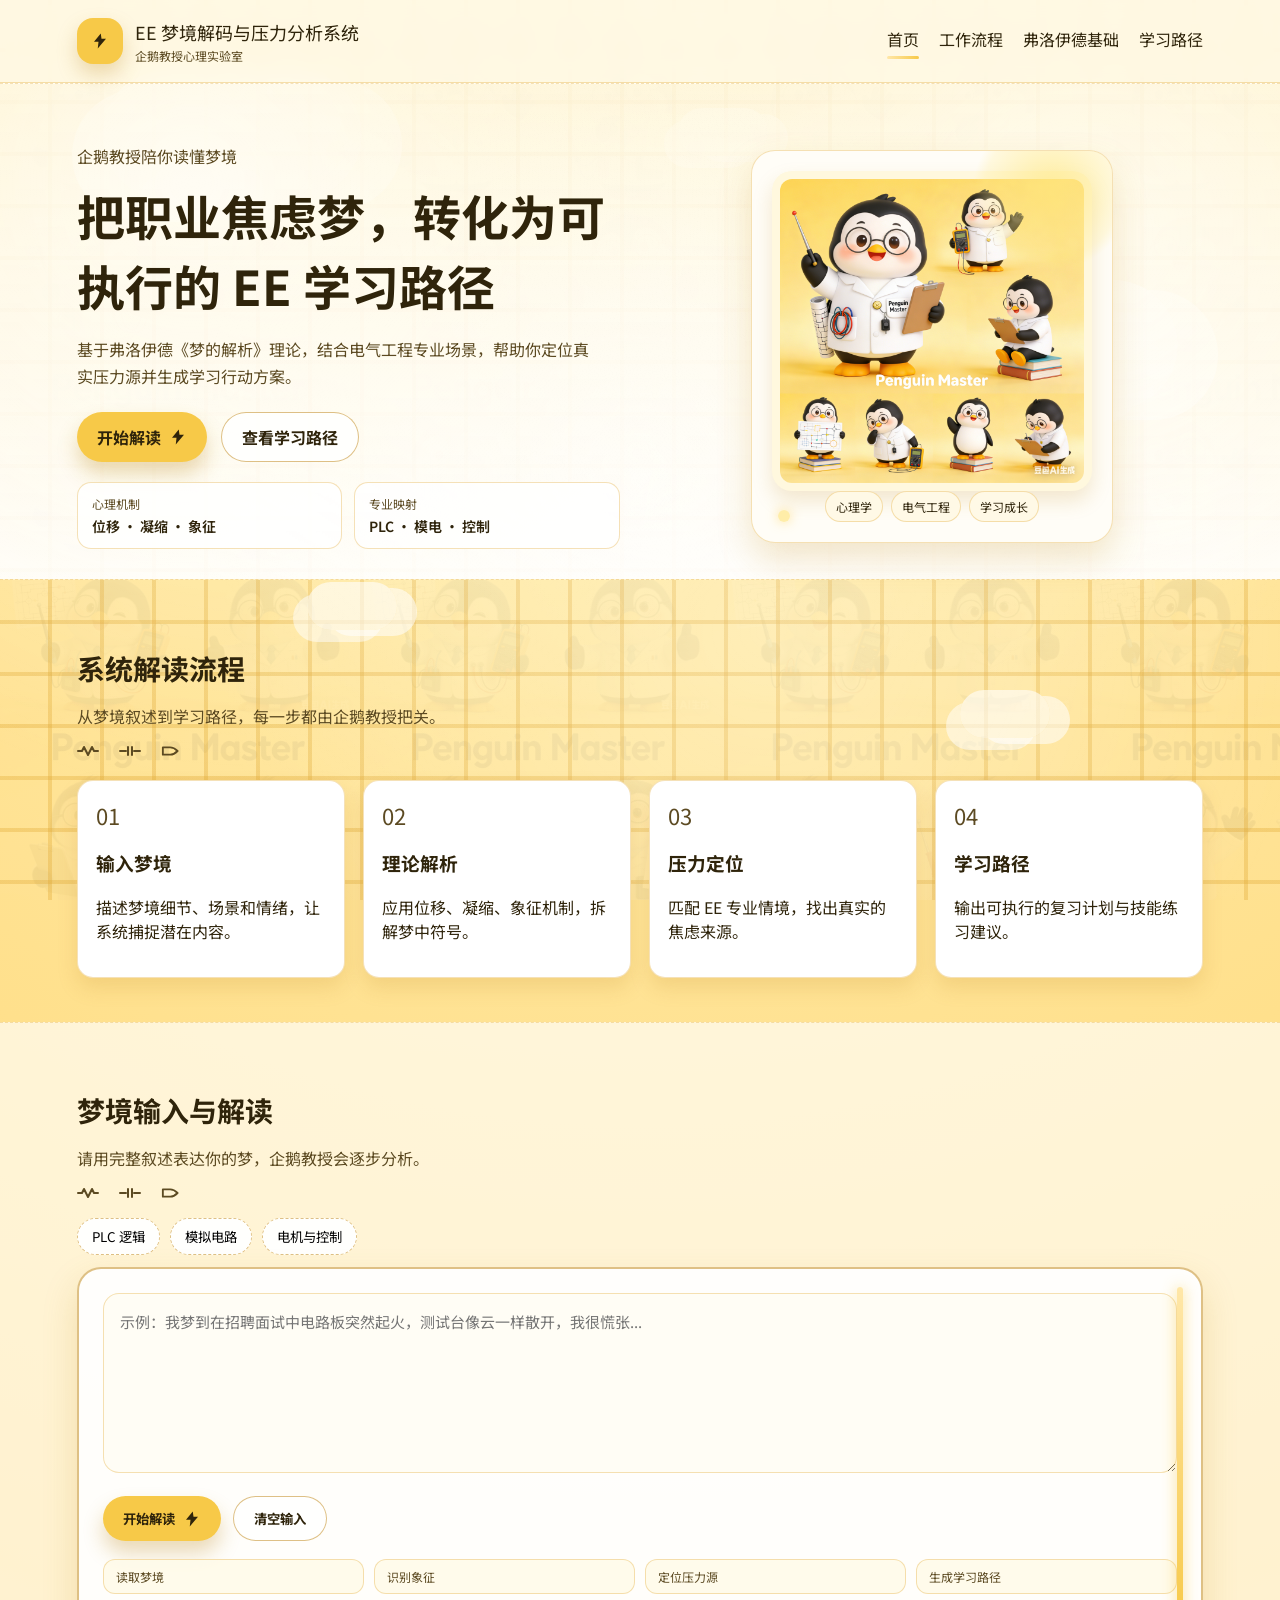
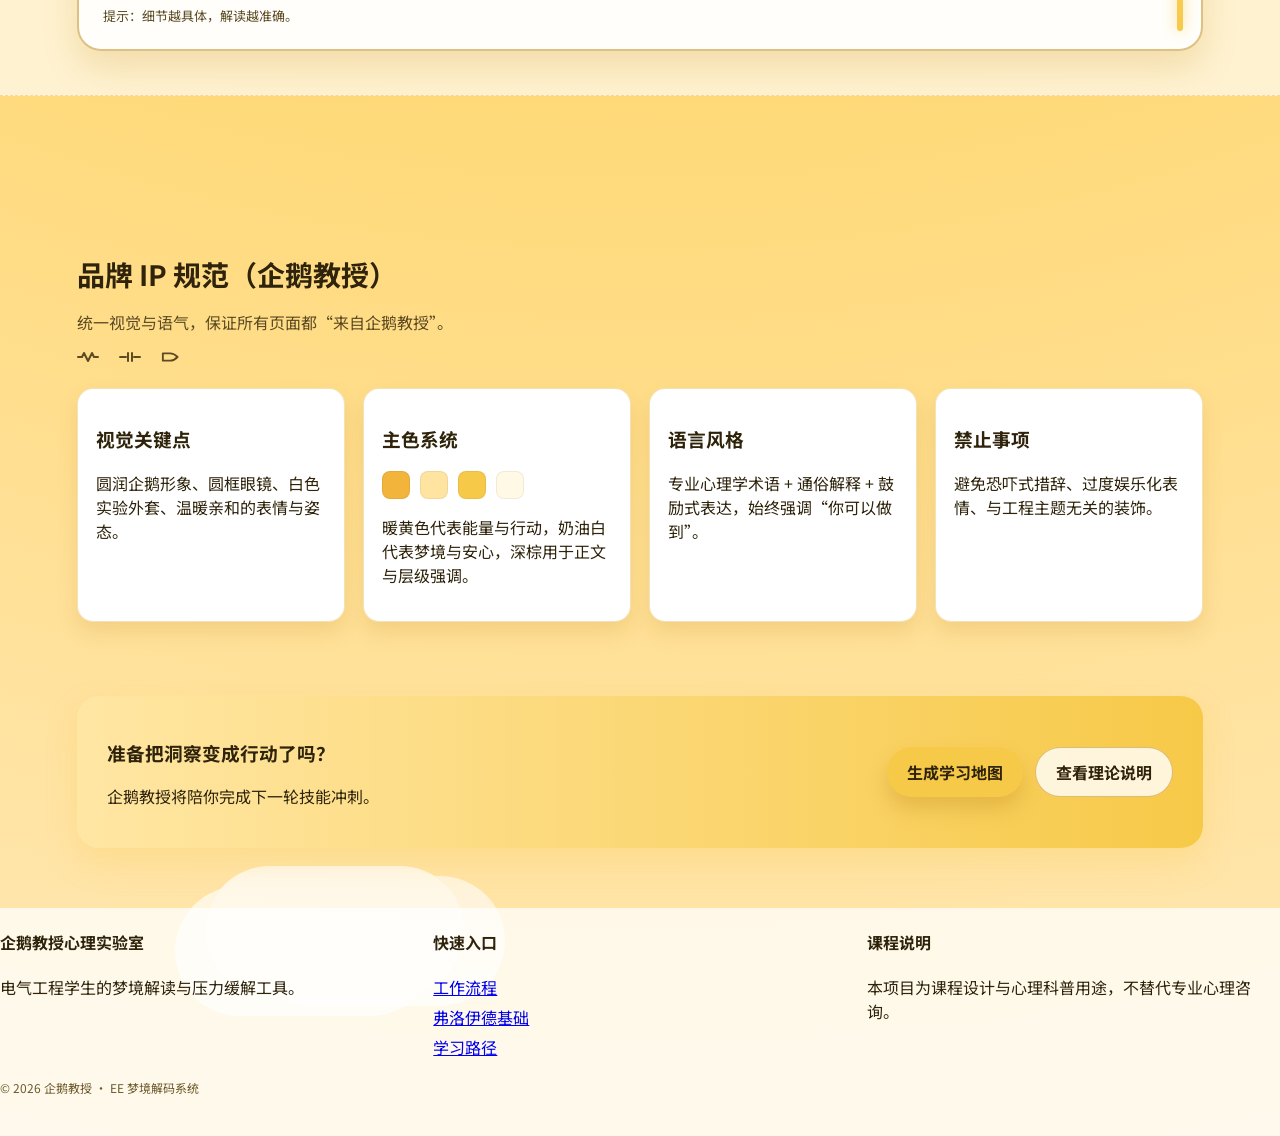
<file: 心理工具/index.html>
<!doctype html>
<html lang="zh-CN">
<head>
  <meta charset="utf-8" />
  <meta name="viewport" content="width=device-width, initial-scale=1" />
  <title>EE 梦境解码与压力分析系统</title>
  <link rel="preconnect" href="https://fonts.googleapis.com" />
  <link rel="preconnect" href="https://fonts.gstatic.com" crossorigin />
  <link href="https://fonts.googleapis.com/css2?family=Noto+Sans+SC:wght@400;500;700;900&display=swap" rel="stylesheet" />
  <link rel="stylesheet" href="styles.css" />
</head>
<body>
  <div class="bg-grid"></div>
  <div class="bg-cloud cloud-1"></div>
  <div class="bg-cloud cloud-2"></div>
  <div class="bg-cloud cloud-3"></div>
  <div class="cloud-particle p1"></div>
  <div class="cloud-particle p2"></div>
  <div class="cloud-particle p3"></div>
  <div class="cloud-particle p4"></div>
  <div class="cloud-particle p5"></div>

  <header class="site-header">
    <div class="logo">
      <div class="logo-mark" aria-hidden="true">
        <svg viewBox="0 0 24 24" class="icon" role="img">
          <path d="M13 2L4 13h6l-1 9 11-13h-6l-1-7z" />
        </svg>
      </div>
      <div class="logo-text">
        <div class="logo-title">EE 梦境解码与压力分析系统</div>
        <div class="logo-sub">企鹅教授心理实验室</div>
      </div>
    </div>
    <nav class="nav">
      <a class="active" href="index.html">首页</a>
      <a href="how.html">工作流程</a>
      <a href="freud.html">弗洛伊德基础</a>
      <a href="paths.html">学习路径</a>
    </nav>
  </header>

  <main class="page">
    <section class="hero dream-zone">
      <div class="hero-copy">
        <div class="eyebrow">企鹅教授陪你读懂梦境</div>
        <h1>把职业焦虑梦，转化为可执行的 EE 学习路径</h1>
        <p>
          基于弗洛伊德《梦的解析》理论，结合电气工程专业场景，帮助你定位真实压力源并生成学习行动方案。
        </p>
        <div class="hero-actions">
          <a class="cta primary" href="#input">
            开始解读
            <svg viewBox="0 0 24 24" class="icon" role="img">
              <path d="M13 2L4 13h6l-1 9 11-13h-6l-1-7z" />
            </svg>
          </a>
          <a class="cta ghost" href="paths.html">查看学习路径</a>
        </div>
        <div class="hero-stats">
          <div class="stat">
            <div class="stat-title">心理机制</div>
            <div class="stat-value">位移 · 凝缩 · 象征</div>
          </div>
          <div class="stat">
            <div class="stat-title">专业映射</div>
            <div class="stat-value">PLC · 模电 · 控制</div>
          </div>
        </div>
      </div>
      <div class="hero-visual">
        <div class="visual-card">
          <img class="penguin-illustration" src="assets/penguin-avatar.png" alt="企鹅教授头像" />
          <div class="visual-tags">
            <span class="tag">心理学</span>
            <span class="tag">电气工程</span>
            <span class="tag">学习成长</span>
          </div>
        </div>
      </div>
    </section>

    <section class="section flow" id="how">
      <div class="section-title">
        <h2>系统解读流程</h2>
        <p>从梦境叙述到学习路径，每一步都由企鹅教授把关。</p>
        <div class="symbol-row" aria-hidden="true">
          <svg viewBox="0 0 30 14">
            <path d="M1 7h4l2-4 4 8 4-8 2 4h4" stroke-linecap="round" stroke-linejoin="round" />
          </svg>
          <svg viewBox="0 0 30 14">
            <path d="M1 7h6M9 3v8M13 3v8M15 7h6" stroke-linecap="round" stroke-linejoin="round" />
          </svg>
          <svg viewBox="0 0 26 14" class="gate">
            <path d="M2 3h8c4 0 8 4 8 4s-4 4-8 4H2z" stroke-linecap="round" stroke-linejoin="round" />
          </svg>
        </div>
      </div>
      <div class="flow-grid">
        <div class="flow-card">
          <div class="flow-index">01</div>
          <h3>输入梦境</h3>
          <p>描述梦境细节、场景和情绪，让系统捕捉潜在内容。</p>
        </div>
        <div class="flow-card">
          <div class="flow-index">02</div>
          <h3>理论解析</h3>
          <p>应用位移、凝缩、象征机制，拆解梦中符号。</p>
        </div>
        <div class="flow-card">
          <div class="flow-index">03</div>
          <h3>压力定位</h3>
          <p>匹配 EE 专业情境，找出真实的焦虑来源。</p>
        </div>
        <div class="flow-card">
          <div class="flow-index">04</div>
          <h3>学习路径</h3>
          <p>输出可执行的复习计划与技能练习建议。</p>
        </div>
      </div>
    </section>

    <section class="section dream-input" id="input">
      <div class="section-title">
        <h2>梦境输入与解读</h2>
        <p>请用完整叙述表达你的梦，企鹅教授会逐步分析。</p>
        <div class="symbol-row" aria-hidden="true">
          <svg viewBox="0 0 30 14">
            <path d="M1 7h4l2-4 4 8 4-8 2 4h4" stroke-linecap="round" stroke-linejoin="round" />
          </svg>
          <svg viewBox="0 0 30 14">
            <path d="M1 7h6M9 3v8M13 3v8M15 7h6" stroke-linecap="round" stroke-linejoin="round" />
          </svg>
          <svg viewBox="0 0 26 14" class="gate">
            <path d="M2 3h8c4 0 8 4 8 4s-4 4-8 4H2z" stroke-linecap="round" stroke-linejoin="round" />
          </svg>
        </div>
      </div>
      <div class="chip-row">
        <button class="chip" data-role="chip" data-dream="我在答辩现场发现 PLC 梯形图逻辑失效，面板不断报警。">PLC 逻辑</button>
        <button class="chip" data-role="chip" data-dream="我在实验室调运放电路，输出一直饱和并发出尖锐噪音。">模拟电路</button>
        <button class="chip" data-role="chip" data-dream="我调试电机时转速失控，仪表指针疯狂摆动。">电机与控制</button>
      </div>
      <div class="dream-panel">
        <textarea class="dream-textarea" data-role="dream-input" placeholder="示例：我梦到在招聘面试中电路板突然起火，测试台像云一样散开，我很慌张..."></textarea>
        <div class="input-actions">
          <button class="cta primary" data-role="analyze">
            开始解读
            <svg viewBox="0 0 24 24" class="icon" role="img">
              <path d="M13 2L4 13h6l-1 9 11-13h-6l-1-7z" />
            </svg>
          </button>
          <button class="cta ghost" data-role="clear">清空输入</button>
        </div>
        <div class="analysis-steps" data-role="loading">
          <div class="step" data-role="step">读取梦境</div>
          <div class="step" data-role="step">识别象征</div>
          <div class="step" data-role="step">定位压力源</div>
          <div class="step" data-role="step">生成学习路径</div>
        </div>
        <div class="tip" data-role="tip">提示：细节越具体，解读越准确。</div>
      </div>
    </section>

    <section class="section results dream-zone" data-role="results" aria-live="polite">
      <div class="section-title">
        <h2>梦境解读报告</h2>
        <p>专业解读 + 工程映射 + 行动路径，一次到位。</p>
        <div class="symbol-row" aria-hidden="true">
          <svg viewBox="0 0 30 14">
            <path d="M1 7h4l2-4 4 8 4-8 2 4h4" stroke-linecap="round" stroke-linejoin="round" />
          </svg>
          <svg viewBox="0 0 30 14">
            <path d="M1 7h6M9 3v8M13 3v8M15 7h6" stroke-linecap="round" stroke-linejoin="round" />
          </svg>
          <svg viewBox="0 0 26 14" class="gate">
            <path d="M2 3h8c4 0 8 4 8 4s-4 4-8 4H2z" stroke-linecap="round" stroke-linejoin="round" />
          </svg>
        </div>
      </div>
      <div class="results-grid">
        <article class="result-card">
          <div class="card-icon">潜</div>
          <h3>潜在内容解读</h3>
          <p data-role="decode">系统会在解读完成后填充内容。</p>
          <div class="stamp">企鹅教授审核</div>
        </article>
        <article class="result-card">
          <div class="card-icon">因</div>
          <h3>焦虑来源分析</h3>
          <p data-role="anxiety">系统会在解读完成后填充内容。</p>
          <div class="stamp">企鹅教授审核</div>
        </article>
        <article class="result-card">
          <div class="card-icon">策</div>
          <h3>EE 学习路径</h3>
          <ul data-role="plan">
            <li>系统会在解读完成后填充内容。</li>
          </ul>
          <div class="stamp">企鹅教授审核</div>
        </article>
      </div>
      <div class="professor-quote" data-role="quote">
        企鹅教授：准备好了吗？让我们把焦虑翻译成行动。
      </div>
    </section>

    <section class="section brand" id="brand">
      <div class="section-title">
        <h2>品牌 IP 规范（企鹅教授）</h2>
        <p>统一视觉与语气，保证所有页面都“来自企鹅教授”。</p>
        <div class="symbol-row" aria-hidden="true">
          <svg viewBox="0 0 30 14">
            <path d="M1 7h4l2-4 4 8 4-8 2 4h4" stroke-linecap="round" stroke-linejoin="round" />
          </svg>
          <svg viewBox="0 0 30 14">
            <path d="M1 7h6M9 3v8M13 3v8M15 7h6" stroke-linecap="round" stroke-linejoin="round" />
          </svg>
          <svg viewBox="0 0 26 14" class="gate">
            <path d="M2 3h8c4 0 8 4 8 4s-4 4-8 4H2z" stroke-linecap="round" stroke-linejoin="round" />
          </svg>
        </div>
      </div>
      <div class="brand-grid">
        <div class="brand-card">
          <h3>视觉关键点</h3>
          <p>圆润企鹅形象、圆框眼镜、白色实验外套、温暖亲和的表情与姿态。</p>
        </div>
        <div class="brand-card">
          <h3>主色系统</h3>
          <div class="swatches">
            <span class="swatch blue"></span>
            <span class="swatch sky"></span>
            <span class="swatch yellow"></span>
            <span class="swatch cloud"></span>
          </div>
          <p>暖黄色代表能量与行动，奶油白代表梦境与安心，深棕用于正文与层级强调。</p>
        </div>
        <div class="brand-card">
          <h3>语言风格</h3>
          <p>专业心理学术语 + 通俗解释 + 鼓励式表达，始终强调“你可以做到”。</p>
        </div>
        <div class="brand-card">
          <h3>禁止事项</h3>
          <p>避免恐吓式措辞、过度娱乐化表情、与工程主题无关的装饰。</p>
        </div>
      </div>
    </section>

    <section class="cta-strip">
      <div>
        <h3>准备把洞察变成行动了吗？</h3>
        <p>企鹅教授将陪你完成下一轮技能冲刺。</p>
      </div>
      <div class="cta-strip-actions">
        <a class="cta primary" href="paths.html">生成学习地图</a>
        <a class="cta ghost" href="freud.html">查看理论说明</a>
      </div>
    </section>

    <footer class="footer">
      <div class="footer-grid">
        <div>
          <h4>企鹅教授心理实验室</h4>
          <p>电气工程学生的梦境解读与压力缓解工具。</p>
        </div>
        <div>
          <h4>快速入口</h4>
          <div class="footer-links">
            <a href="how.html">工作流程</a>
            <a href="freud.html">弗洛伊德基础</a>
            <a href="paths.html">学习路径</a>
          </div>
        </div>
        <div>
          <h4>课程说明</h4>
          <p>本项目为课程设计与心理科普用途，不替代专业心理咨询。</p>
        </div>
      </div>
      <div class="footer-note">© 2026 企鹅教授 · EE 梦境解码系统</div>
    </footer>
  </main>

  <script src="app.js"></script>
</body>
</html>
</file>
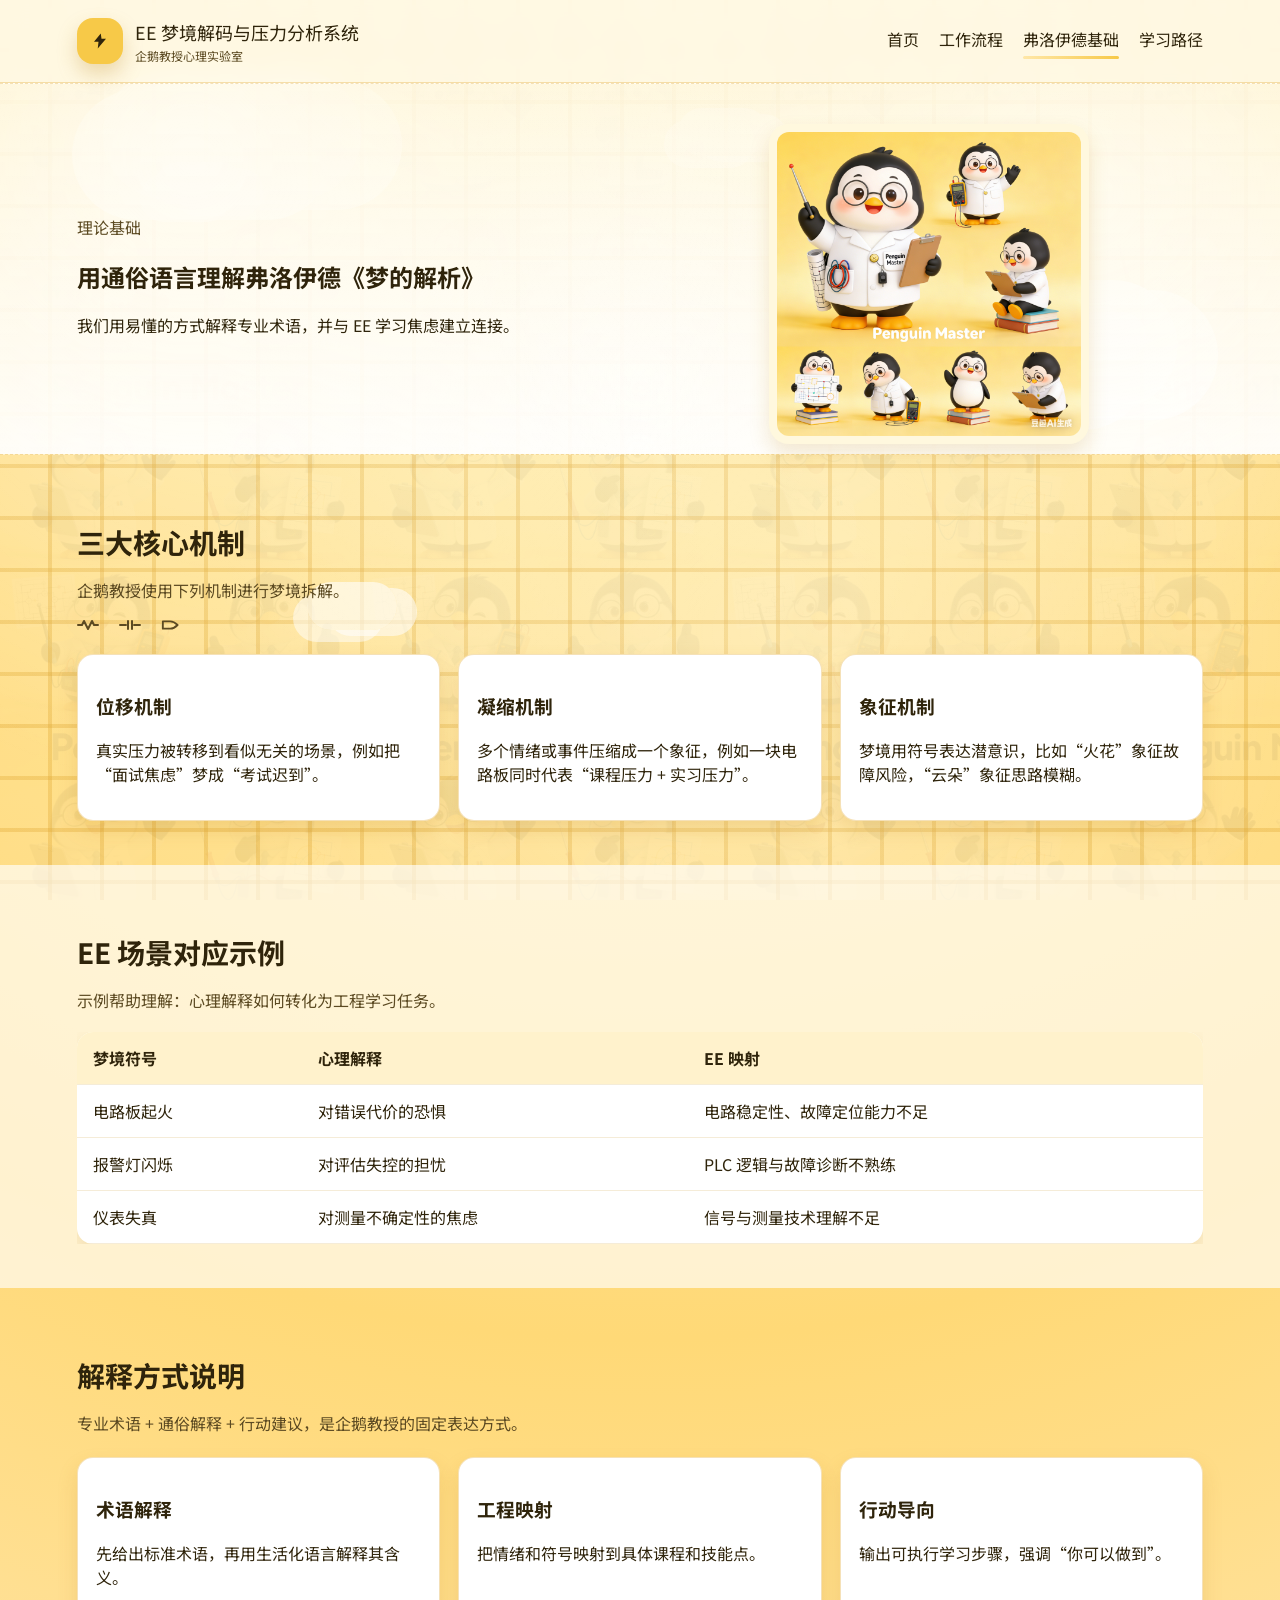
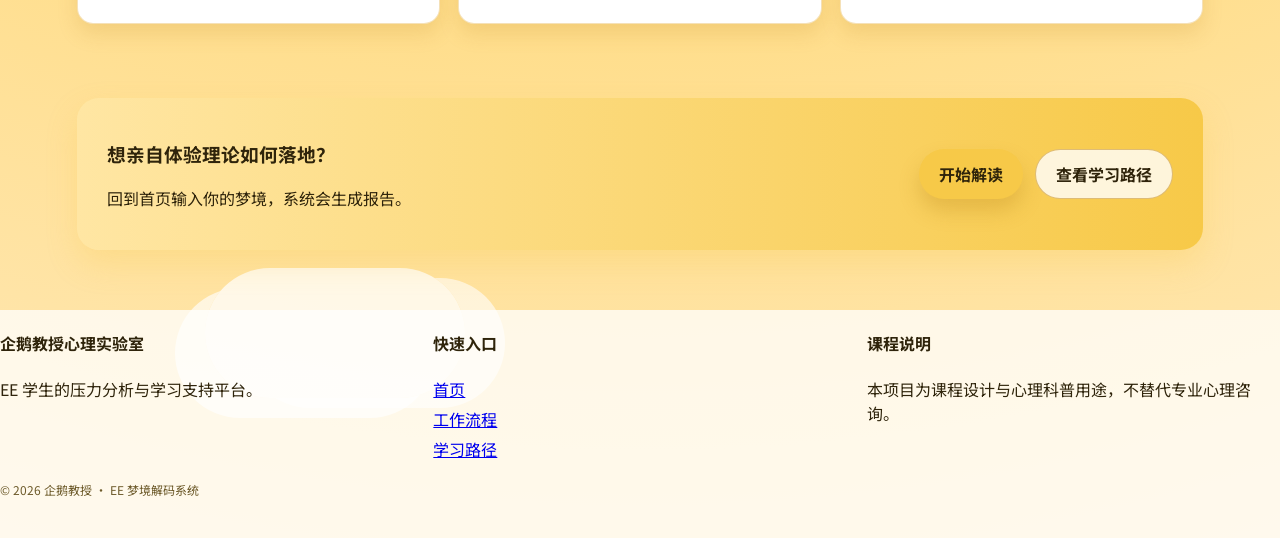
<file: 心理工具/freud.html>
<!doctype html>
<html lang="zh-CN">
<head>
  <meta charset="utf-8" />
  <meta name="viewport" content="width=device-width, initial-scale=1" />
  <title>弗洛伊德基础 - EE 梦境解码系统</title>
  <link rel="preconnect" href="https://fonts.googleapis.com" />
  <link rel="preconnect" href="https://fonts.gstatic.com" crossorigin />
  <link href="https://fonts.googleapis.com/css2?family=Noto+Sans+SC:wght@400;500;700;900&display=swap" rel="stylesheet" />
  <link rel="stylesheet" href="styles.css" />
</head>
<body>
  <div class="bg-grid"></div>
  <div class="bg-cloud cloud-1"></div>
  <div class="bg-cloud cloud-2"></div>
  <div class="bg-cloud cloud-3"></div>
  <div class="cloud-particle p1"></div>
  <div class="cloud-particle p2"></div>
  <div class="cloud-particle p3"></div>
  <div class="cloud-particle p4"></div>
  <div class="cloud-particle p5"></div>

  <header class="site-header">
    <div class="logo">
      <div class="logo-mark" aria-hidden="true">
        <svg viewBox="0 0 24 24" class="icon" role="img">
          <path d="M13 2L4 13h6l-1 9 11-13h-6l-1-7z" />
        </svg>
      </div>
      <div class="logo-text">
        <div class="logo-title">EE 梦境解码与压力分析系统</div>
        <div class="logo-sub">企鹅教授心理实验室</div>
      </div>
    </div>
    <nav class="nav">
      <a href="index.html">首页</a>
      <a href="how.html">工作流程</a>
      <a class="active" href="freud.html">弗洛伊德基础</a>
      <a href="paths.html">学习路径</a>
    </nav>
  </header>

  <main class="page">
    <section class="page-hero dream-zone">
      <div>
        <div class="eyebrow">理论基础</div>
        <h1>用通俗语言理解弗洛伊德《梦的解析》</h1>
        <p>我们用易懂的方式解释专业术语，并与 EE 学习焦虑建立连接。</p>
      </div>
      <div class="page-hero-visual">
        <img class="penguin-illustration" src="assets/penguin-avatar.png" alt="企鹅教授头像" />
      </div>
    </section>

    <section class="section">
      <div class="section-title">
        <h2>三大核心机制</h2>
        <p>企鹅教授使用下列机制进行梦境拆解。</p>
        <div class="symbol-row" aria-hidden="true">
          <svg viewBox="0 0 30 14">
            <path d="M1 7h4l2-4 4 8 4-8 2 4h4" stroke-linecap="round" stroke-linejoin="round" />
          </svg>
          <svg viewBox="0 0 30 14">
            <path d="M1 7h6M9 3v8M13 3v8M15 7h6" stroke-linecap="round" stroke-linejoin="round" />
          </svg>
          <svg viewBox="0 0 26 14" class="gate">
            <path d="M2 3h8c4 0 8 4 8 4s-4 4-8 4H2z" stroke-linecap="round" stroke-linejoin="round" />
          </svg>
        </div>
      </div>
      <div class="flow-grid">
        <div class="flow-card">
          <h3>位移机制</h3>
          <p>真实压力被转移到看似无关的场景，例如把“面试焦虑”梦成“考试迟到”。</p>
        </div>
        <div class="flow-card">
          <h3>凝缩机制</h3>
          <p>多个情绪或事件压缩成一个象征，例如一块电路板同时代表“课程压力 + 实习压力”。</p>
        </div>
        <div class="flow-card">
          <h3>象征机制</h3>
          <p>梦境用符号表达潜意识，比如“火花”象征故障风险，“云朵”象征思路模糊。</p>
        </div>
      </div>
    </section>

    <section class="section alt">
      <div class="section-title">
        <h2>EE 场景对应示例</h2>
        <p>示例帮助理解：心理解释如何转化为工程学习任务。</p>
      </div>
      <div class="table-wrap">
        <table>
          <thead>
            <tr>
              <th>梦境符号</th>
              <th>心理解释</th>
              <th>EE 映射</th>
            </tr>
          </thead>
          <tbody>
            <tr>
              <td>电路板起火</td>
              <td>对错误代价的恐惧</td>
              <td>电路稳定性、故障定位能力不足</td>
            </tr>
            <tr>
              <td>报警灯闪烁</td>
              <td>对评估失控的担忧</td>
              <td>PLC 逻辑与故障诊断不熟练</td>
            </tr>
            <tr>
              <td>仪表失真</td>
              <td>对测量不确定性的焦虑</td>
              <td>信号与测量技术理解不足</td>
            </tr>
          </tbody>
        </table>
      </div>
    </section>

    <section class="section">
      <div class="section-title">
        <h2>解释方式说明</h2>
        <p>专业术语 + 通俗解释 + 行动建议，是企鹅教授的固定表达方式。</p>
      </div>
      <div class="guide-grid">
        <div class="guide-card">
          <h3>术语解释</h3>
          <p>先给出标准术语，再用生活化语言解释其含义。</p>
        </div>
        <div class="guide-card">
          <h3>工程映射</h3>
          <p>把情绪和符号映射到具体课程和技能点。</p>
        </div>
        <div class="guide-card">
          <h3>行动导向</h3>
          <p>输出可执行学习步骤，强调“你可以做到”。</p>
        </div>
      </div>
    </section>

    <section class="cta-strip">
      <div>
        <h3>想亲自体验理论如何落地？</h3>
        <p>回到首页输入你的梦境，系统会生成报告。</p>
      </div>
      <div class="cta-strip-actions">
        <a class="cta primary" href="index.html#input">开始解读</a>
        <a class="cta ghost" href="paths.html">查看学习路径</a>
      </div>
    </section>

    <footer class="footer">
      <div class="footer-grid">
        <div>
          <h4>企鹅教授心理实验室</h4>
          <p>EE 学生的压力分析与学习支持平台。</p>
        </div>
        <div>
          <h4>快速入口</h4>
          <div class="footer-links">
            <a href="index.html">首页</a>
            <a href="how.html">工作流程</a>
            <a href="paths.html">学习路径</a>
          </div>
        </div>
        <div>
          <h4>课程说明</h4>
          <p>本项目为课程设计与心理科普用途，不替代专业心理咨询。</p>
        </div>
      </div>
      <div class="footer-note">© 2026 企鹅教授 · EE 梦境解码系统</div>
    </footer>
  </main>
</body>
</html>
</file>
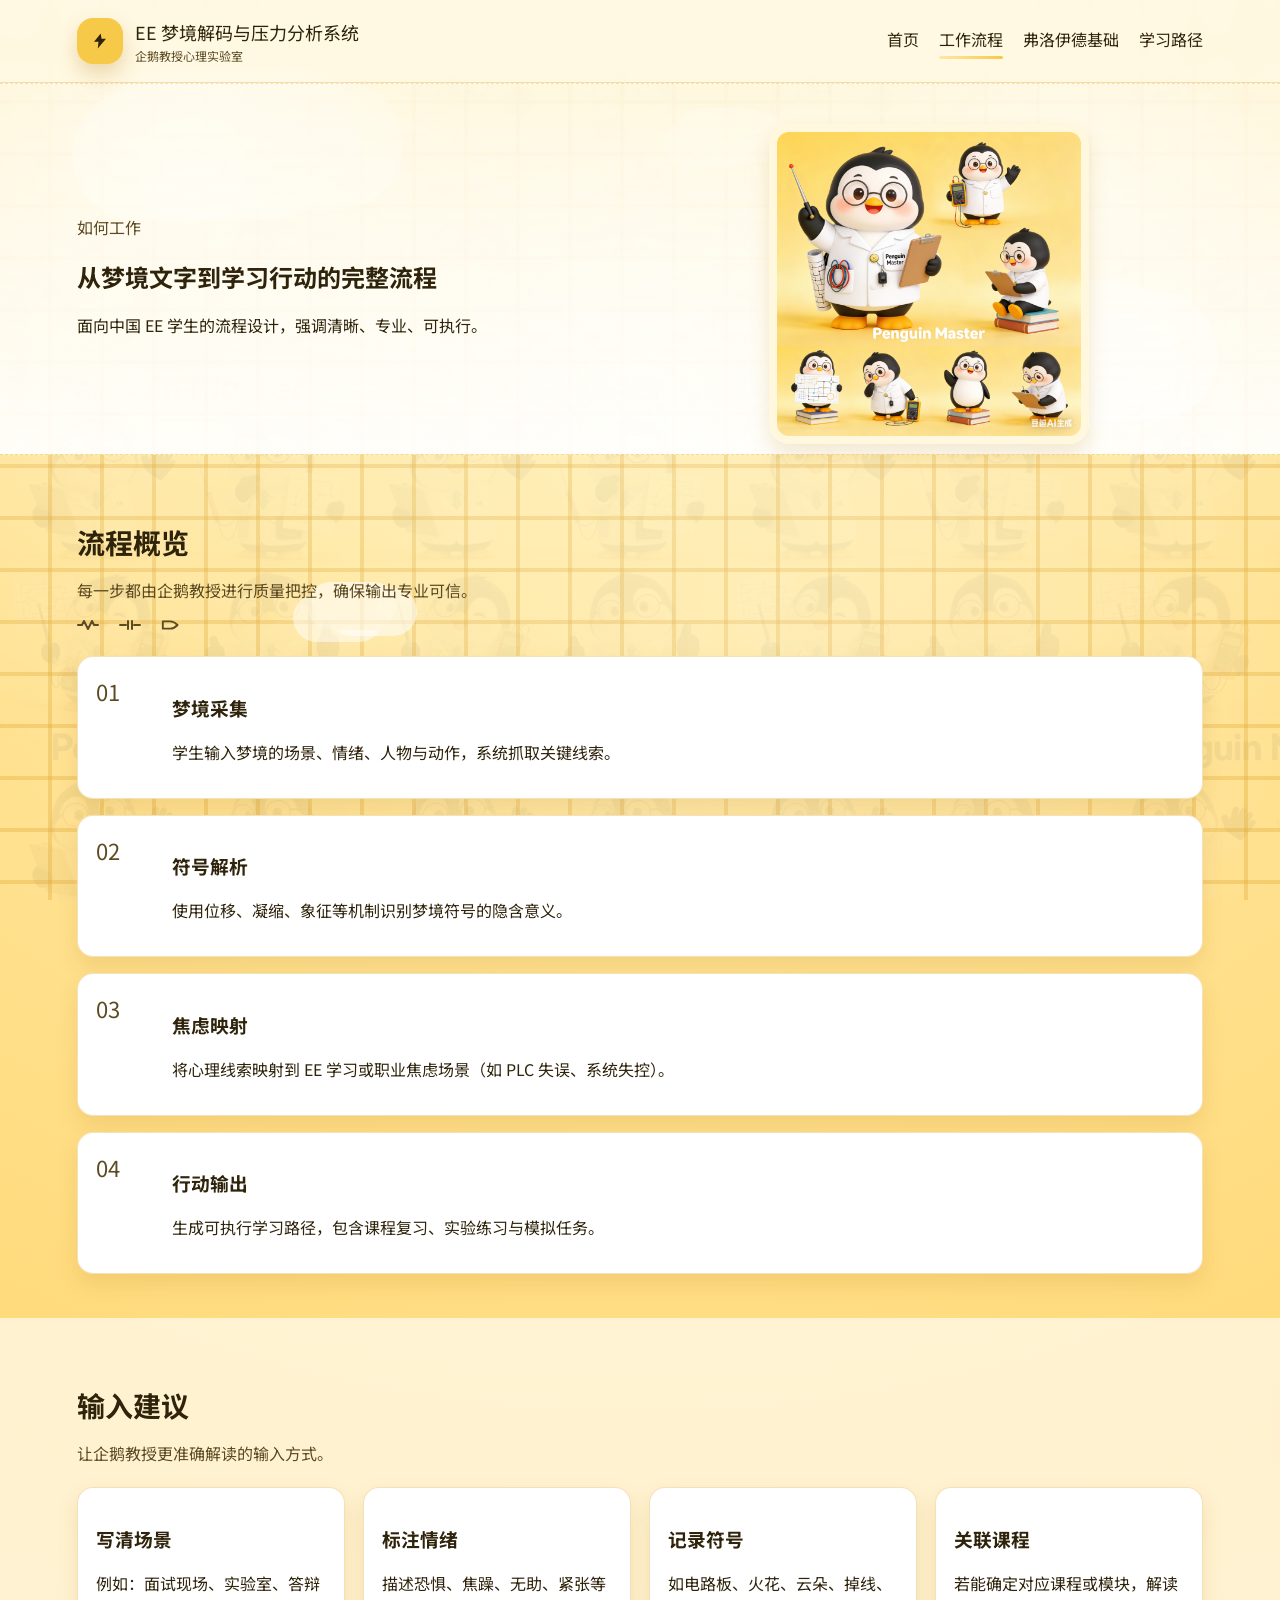
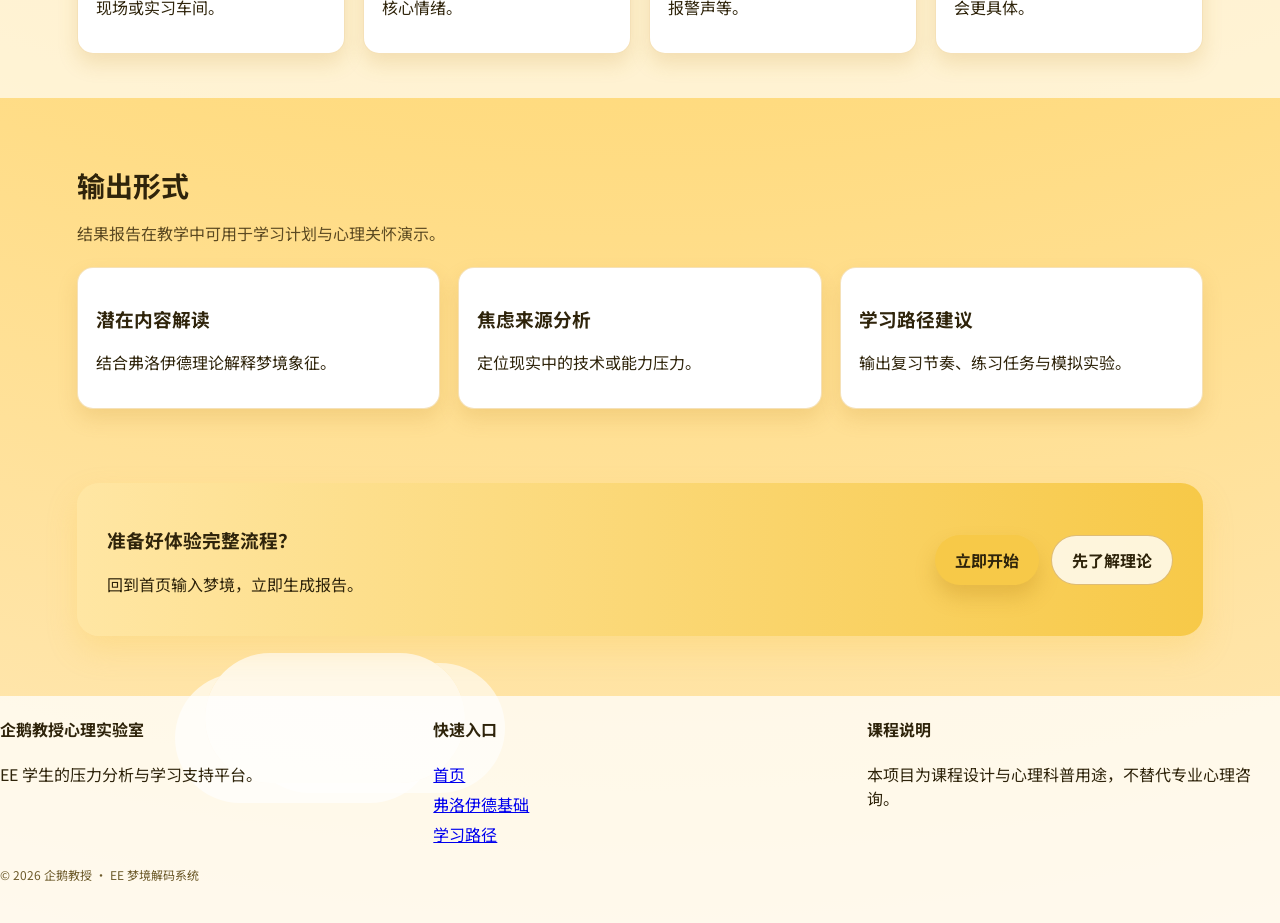
<file: 心理工具/how.html>
<!doctype html>
<html lang="zh-CN">
<head>
  <meta charset="utf-8" />
  <meta name="viewport" content="width=device-width, initial-scale=1" />
  <title>工作流程 - EE 梦境解码系统</title>
  <link rel="preconnect" href="https://fonts.googleapis.com" />
  <link rel="preconnect" href="https://fonts.gstatic.com" crossorigin />
  <link href="https://fonts.googleapis.com/css2?family=Noto+Sans+SC:wght@400;500;700;900&display=swap" rel="stylesheet" />
  <link rel="stylesheet" href="styles.css" />
</head>
<body>
  <div class="bg-grid"></div>
  <div class="bg-cloud cloud-1"></div>
  <div class="bg-cloud cloud-2"></div>
  <div class="bg-cloud cloud-3"></div>
  <div class="cloud-particle p1"></div>
  <div class="cloud-particle p2"></div>
  <div class="cloud-particle p3"></div>
  <div class="cloud-particle p4"></div>
  <div class="cloud-particle p5"></div>

  <header class="site-header">
    <div class="logo">
      <div class="logo-mark" aria-hidden="true">
        <svg viewBox="0 0 24 24" class="icon" role="img">
          <path d="M13 2L4 13h6l-1 9 11-13h-6l-1-7z" />
        </svg>
      </div>
      <div class="logo-text">
        <div class="logo-title">EE 梦境解码与压力分析系统</div>
        <div class="logo-sub">企鹅教授心理实验室</div>
      </div>
    </div>
    <nav class="nav">
      <a href="index.html">首页</a>
      <a class="active" href="how.html">工作流程</a>
      <a href="freud.html">弗洛伊德基础</a>
      <a href="paths.html">学习路径</a>
    </nav>
  </header>

  <main class="page">
    <section class="page-hero dream-zone">
      <div>
        <div class="eyebrow">如何工作</div>
        <h1>从梦境文字到学习行动的完整流程</h1>
        <p>面向中国 EE 学生的流程设计，强调清晰、专业、可执行。</p>
      </div>
      <div class="page-hero-visual">
        <img class="penguin-illustration" src="assets/penguin-avatar.png" alt="企鹅教授头像" />
      </div>
    </section>

    <section class="section">
      <div class="section-title">
        <h2>流程概览</h2>
        <p>每一步都由企鹅教授进行质量把控，确保输出专业可信。</p>
        <div class="symbol-row" aria-hidden="true">
          <svg viewBox="0 0 30 14">
            <path d="M1 7h4l2-4 4 8 4-8 2 4h4" stroke-linecap="round" stroke-linejoin="round" />
          </svg>
          <svg viewBox="0 0 30 14">
            <path d="M1 7h6M9 3v8M13 3v8M15 7h6" stroke-linecap="round" stroke-linejoin="round" />
          </svg>
          <svg viewBox="0 0 26 14" class="gate">
            <path d="M2 3h8c4 0 8 4 8 4s-4 4-8 4H2z" stroke-linecap="round" stroke-linejoin="round" />
          </svg>
        </div>
      </div>
      <div class="timeline">
        <div class="timeline-step">
          <div class="timeline-index">01</div>
          <div>
            <h3>梦境采集</h3>
            <p>学生输入梦境的场景、情绪、人物与动作，系统抓取关键线索。</p>
          </div>
        </div>
        <div class="timeline-step">
          <div class="timeline-index">02</div>
          <div>
            <h3>符号解析</h3>
            <p>使用位移、凝缩、象征等机制识别梦境符号的隐含意义。</p>
          </div>
        </div>
        <div class="timeline-step">
          <div class="timeline-index">03</div>
          <div>
            <h3>焦虑映射</h3>
            <p>将心理线索映射到 EE 学习或职业焦虑场景（如 PLC 失误、系统失控）。</p>
          </div>
        </div>
        <div class="timeline-step">
          <div class="timeline-index">04</div>
          <div>
            <h3>行动输出</h3>
            <p>生成可执行学习路径，包含课程复习、实验练习与模拟任务。</p>
          </div>
        </div>
      </div>
    </section>

    <section class="section alt">
      <div class="section-title">
        <h2>输入建议</h2>
        <p>让企鹅教授更准确解读的输入方式。</p>
      </div>
      <div class="guide-grid">
        <div class="guide-card">
          <h3>写清场景</h3>
          <p>例如：面试现场、实验室、答辩现场或实习车间。</p>
        </div>
        <div class="guide-card">
          <h3>标注情绪</h3>
          <p>描述恐惧、焦躁、无助、紧张等核心情绪。</p>
        </div>
        <div class="guide-card">
          <h3>记录符号</h3>
          <p>如电路板、火花、云朵、掉线、报警声等。</p>
        </div>
        <div class="guide-card">
          <h3>关联课程</h3>
          <p>若能确定对应课程或模块，解读会更具体。</p>
        </div>
      </div>
    </section>

    <section class="section">
      <div class="section-title">
        <h2>输出形式</h2>
        <p>结果报告在教学中可用于学习计划与心理关怀演示。</p>
      </div>
      <div class="flow-grid">
        <div class="flow-card">
          <h3>潜在内容解读</h3>
          <p>结合弗洛伊德理论解释梦境象征。</p>
        </div>
        <div class="flow-card">
          <h3>焦虑来源分析</h3>
          <p>定位现实中的技术或能力压力。</p>
        </div>
        <div class="flow-card">
          <h3>学习路径建议</h3>
          <p>输出复习节奏、练习任务与模拟实验。</p>
        </div>
      </div>
    </section>

    <section class="cta-strip">
      <div>
        <h3>准备好体验完整流程？</h3>
        <p>回到首页输入梦境，立即生成报告。</p>
      </div>
      <div class="cta-strip-actions">
        <a class="cta primary" href="index.html#input">立即开始</a>
        <a class="cta ghost" href="freud.html">先了解理论</a>
      </div>
    </section>

    <footer class="footer">
      <div class="footer-grid">
        <div>
          <h4>企鹅教授心理实验室</h4>
          <p>EE 学生的压力分析与学习支持平台。</p>
        </div>
        <div>
          <h4>快速入口</h4>
          <div class="footer-links">
            <a href="index.html">首页</a>
            <a href="freud.html">弗洛伊德基础</a>
            <a href="paths.html">学习路径</a>
          </div>
        </div>
        <div>
          <h4>课程说明</h4>
          <p>本项目为课程设计与心理科普用途，不替代专业心理咨询。</p>
        </div>
      </div>
      <div class="footer-note">© 2026 企鹅教授 · EE 梦境解码系统</div>
    </footer>
  </main>
</body>
</html>
</file>
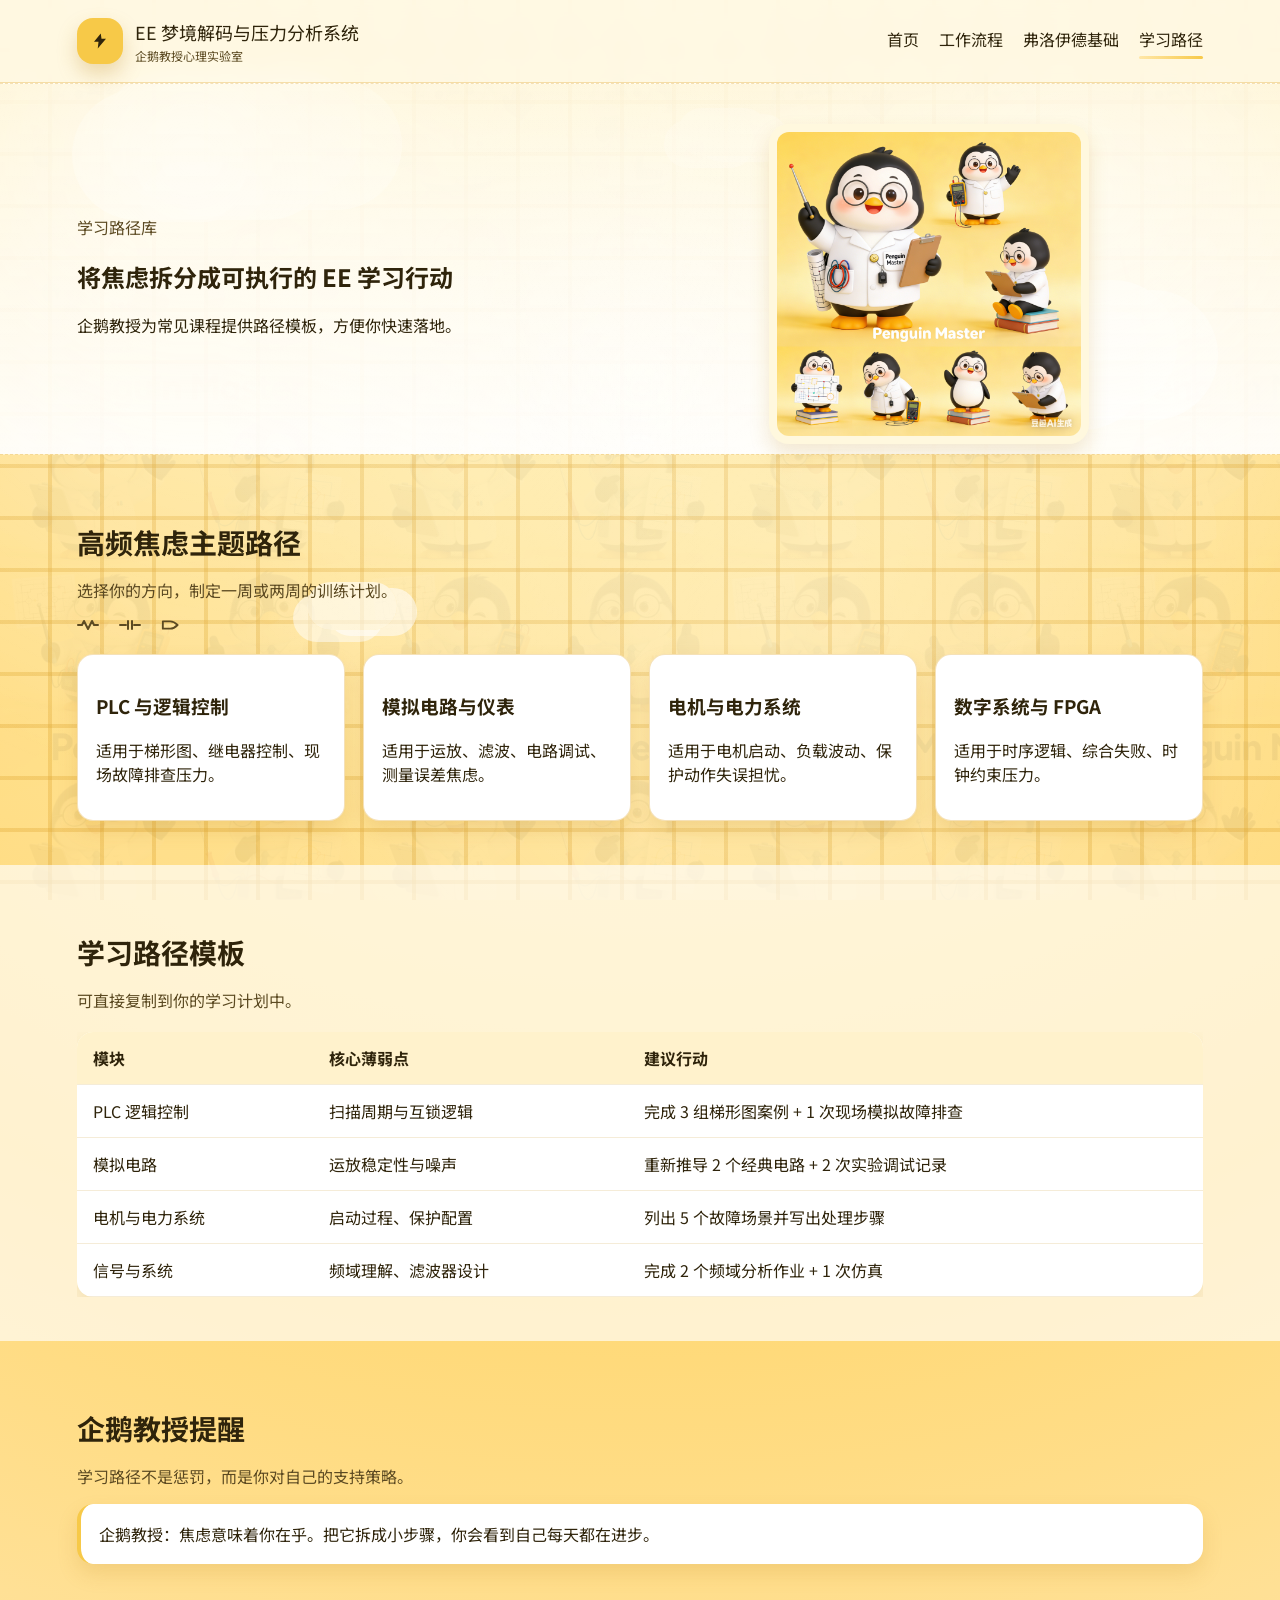
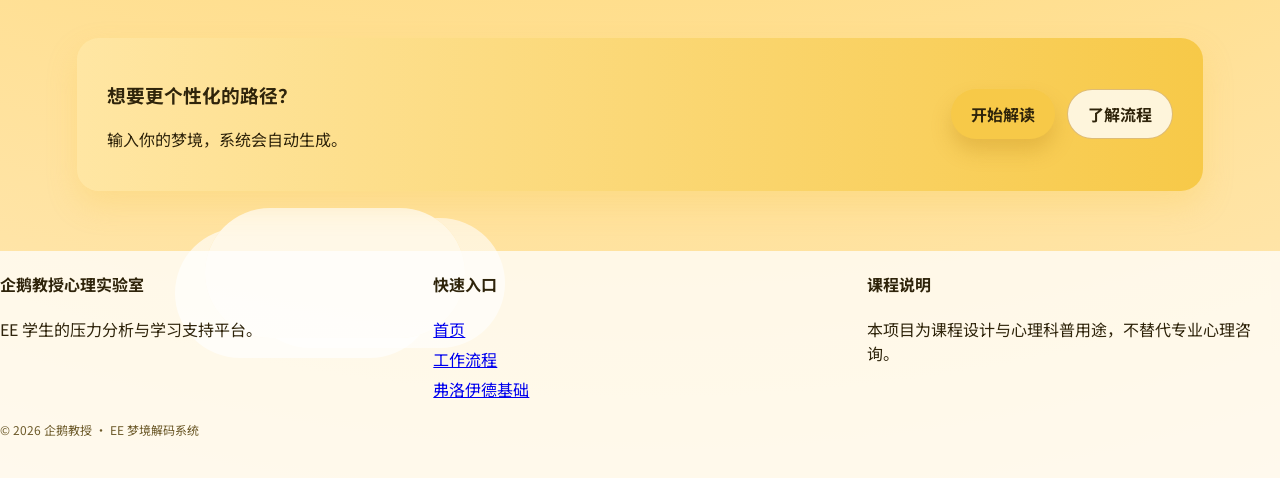
<file: 心理工具/paths.html>
<!doctype html>
<html lang="zh-CN">
<head>
  <meta charset="utf-8" />
  <meta name="viewport" content="width=device-width, initial-scale=1" />
  <title>学习路径 - EE 梦境解码系统</title>
  <link rel="preconnect" href="https://fonts.googleapis.com" />
  <link rel="preconnect" href="https://fonts.gstatic.com" crossorigin />
  <link href="https://fonts.googleapis.com/css2?family=Noto+Sans+SC:wght@400;500;700;900&display=swap" rel="stylesheet" />
  <link rel="stylesheet" href="styles.css" />
</head>
<body>
  <div class="bg-grid"></div>
  <div class="bg-cloud cloud-1"></div>
  <div class="bg-cloud cloud-2"></div>
  <div class="bg-cloud cloud-3"></div>
  <div class="cloud-particle p1"></div>
  <div class="cloud-particle p2"></div>
  <div class="cloud-particle p3"></div>
  <div class="cloud-particle p4"></div>
  <div class="cloud-particle p5"></div>

  <header class="site-header">
    <div class="logo">
      <div class="logo-mark" aria-hidden="true">
        <svg viewBox="0 0 24 24" class="icon" role="img">
          <path d="M13 2L4 13h6l-1 9 11-13h-6l-1-7z" />
        </svg>
      </div>
      <div class="logo-text">
        <div class="logo-title">EE 梦境解码与压力分析系统</div>
        <div class="logo-sub">企鹅教授心理实验室</div>
      </div>
    </div>
    <nav class="nav">
      <a href="index.html">首页</a>
      <a href="how.html">工作流程</a>
      <a href="freud.html">弗洛伊德基础</a>
      <a class="active" href="paths.html">学习路径</a>
    </nav>
  </header>

  <main class="page">
    <section class="page-hero dream-zone">
      <div>
        <div class="eyebrow">学习路径库</div>
        <h1>将焦虑拆分成可执行的 EE 学习行动</h1>
        <p>企鹅教授为常见课程提供路径模板，方便你快速落地。</p>
      </div>
      <div class="page-hero-visual">
        <img class="penguin-illustration" src="assets/penguin-avatar.png" alt="企鹅教授头像" />
      </div>
    </section>

    <section class="section">
      <div class="section-title">
        <h2>高频焦虑主题路径</h2>
        <p>选择你的方向，制定一周或两周的训练计划。</p>
        <div class="symbol-row" aria-hidden="true">
          <svg viewBox="0 0 30 14">
            <path d="M1 7h4l2-4 4 8 4-8 2 4h4" stroke-linecap="round" stroke-linejoin="round" />
          </svg>
          <svg viewBox="0 0 30 14">
            <path d="M1 7h6M9 3v8M13 3v8M15 7h6" stroke-linecap="round" stroke-linejoin="round" />
          </svg>
          <svg viewBox="0 0 26 14" class="gate">
            <path d="M2 3h8c4 0 8 4 8 4s-4 4-8 4H2z" stroke-linecap="round" stroke-linejoin="round" />
          </svg>
        </div>
      </div>
      <div class="flow-grid">
        <div class="flow-card">
          <h3>PLC 与逻辑控制</h3>
          <p>适用于梯形图、继电器控制、现场故障排查压力。</p>
        </div>
        <div class="flow-card">
          <h3>模拟电路与仪表</h3>
          <p>适用于运放、滤波、电路调试、测量误差焦虑。</p>
        </div>
        <div class="flow-card">
          <h3>电机与电力系统</h3>
          <p>适用于电机启动、负载波动、保护动作失误担忧。</p>
        </div>
        <div class="flow-card">
          <h3>数字系统与 FPGA</h3>
          <p>适用于时序逻辑、综合失败、时钟约束压力。</p>
        </div>
      </div>
    </section>

    <section class="section alt">
      <div class="section-title">
        <h2>学习路径模板</h2>
        <p>可直接复制到你的学习计划中。</p>
      </div>
      <div class="table-wrap">
        <table>
          <thead>
            <tr>
              <th>模块</th>
              <th>核心薄弱点</th>
              <th>建议行动</th>
            </tr>
          </thead>
          <tbody>
            <tr>
              <td>PLC 逻辑控制</td>
              <td>扫描周期与互锁逻辑</td>
              <td>完成 3 组梯形图案例 + 1 次现场模拟故障排查</td>
            </tr>
            <tr>
              <td>模拟电路</td>
              <td>运放稳定性与噪声</td>
              <td>重新推导 2 个经典电路 + 2 次实验调试记录</td>
            </tr>
            <tr>
              <td>电机与电力系统</td>
              <td>启动过程、保护配置</td>
              <td>列出 5 个故障场景并写出处理步骤</td>
            </tr>
            <tr>
              <td>信号与系统</td>
              <td>频域理解、滤波器设计</td>
              <td>完成 2 个频域分析作业 + 1 次仿真</td>
            </tr>
          </tbody>
        </table>
      </div>
    </section>

    <section class="section">
      <div class="section-title">
        <h2>企鹅教授提醒</h2>
        <p>学习路径不是惩罚，而是你对自己的支持策略。</p>
      </div>
      <div class="quote-box">
        企鹅教授：焦虑意味着你在乎。把它拆成小步骤，你会看到自己每天都在进步。
      </div>
    </section>

    <section class="cta-strip">
      <div>
        <h3>想要更个性化的路径？</h3>
        <p>输入你的梦境，系统会自动生成。</p>
      </div>
      <div class="cta-strip-actions">
        <a class="cta primary" href="index.html#input">开始解读</a>
        <a class="cta ghost" href="how.html">了解流程</a>
      </div>
    </section>

    <footer class="footer">
      <div class="footer-grid">
        <div>
          <h4>企鹅教授心理实验室</h4>
          <p>EE 学生的压力分析与学习支持平台。</p>
        </div>
        <div>
          <h4>快速入口</h4>
          <div class="footer-links">
            <a href="index.html">首页</a>
            <a href="how.html">工作流程</a>
            <a href="freud.html">弗洛伊德基础</a>
          </div>
        </div>
        <div>
          <h4>课程说明</h4>
          <p>本项目为课程设计与心理科普用途，不替代专业心理咨询。</p>
        </div>
      </div>
      <div class="footer-note">© 2026 企鹅教授 · EE 梦境解码系统</div>
    </footer>
  </main>
</body>
</html>
</file>
<file: 心理工具/styles.css>
:root {
  --blue-950: #3b2a0c;
  --blue-800: #5d4718;
  --blue-600: #f3b43c;
  --blue-400: #ffe3a1;
  --yellow-500: #f7c948;
  --yellow-300: #ffe7a8;
  --mint-200: #f7f0cc;
  --cloud-100: #fff9e6;
  --ink-900: #2f240b;
  --ink-700: #5c4a22;
  --card: #fffdf7;
  --radius-lg: 24px;
  --radius-md: 16px;
  --shadow-soft: 0 16px 34px rgba(197, 140, 32, 0.22);
  --shadow-card: 0 10px 20px rgba(187, 133, 31, 0.18);
  --line-soft: rgba(225, 170, 54, 0.35);
  --line-strong: rgba(196, 140, 35, 0.55);
  --font-display: "Noto Sans SC", "PingFang SC", "Microsoft YaHei", sans-serif;
  --font-body: "Noto Sans SC", "PingFang SC", "Microsoft YaHei", sans-serif;
}

* {
  box-sizing: border-box;
}

body {
  margin: 0;
  font-family: var(--font-body);
  color: var(--ink-900);
  letter-spacing: 0;
  background: radial-gradient(circle at top, #fff2b6 0%, #ffe395 35%, #ffd977 60%, #ffe8b7 100%);
  min-height: 100vh;
  overflow-x: hidden;
  position: relative;
}

body::before {
  content: "";
  position: fixed;
  inset: 0;
  background-image: url("assets/penguin-bg.png");
  background-repeat: repeat;
  background-size: 360px;
  opacity: 0.05;
  filter: saturate(0.8) blur(0.6px);
  pointer-events: none;
  z-index: 0;
}

body::after {
  content: "";
  position: fixed;
  inset: 0;
  background: radial-gradient(circle at 20% 20%, rgba(255, 255, 255, 0.4), transparent 50%),
    radial-gradient(circle at 80% 10%, rgba(255, 255, 255, 0.35), transparent 45%),
    radial-gradient(circle at 60% 70%, rgba(255, 255, 255, 0.4), transparent 55%);
  opacity: 0.6;
  pointer-events: none;
  z-index: 0;
}

.page {
  position: relative;
  z-index: 1;
}

.bg-grid {
  position: fixed;
  inset: 0;
  background-image:
    linear-gradient(transparent 92%, var(--line-soft) 92%),
    linear-gradient(90deg, transparent 92%, var(--line-soft) 92%);
  background-size: 52px 52px;
  pointer-events: none;
  z-index: 0;
}

.bg-cloud {
  position: absolute;
  width: 260px;
  height: 130px;
  background: rgba(255, 255, 255, 0.75);
  filter: blur(0.6px);
  border-radius: 999px;
  box-shadow: 40px 10px 0 rgba(255, 255, 255, 0.6), -30px 20px 0 rgba(255, 255, 255, 0.65);
  animation: float 14s ease-in-out infinite;
  z-index: 0;
}

.cloud-1 { top: 70px; left: 8%; animation-delay: 0s; }
.cloud-2 { top: 280px; right: 8%; animation-delay: 1.6s; }
.cloud-3 { bottom: 140px; left: 16%; animation-delay: 3s; }

.cloud-particle {
  position: fixed;
  width: 90px;
  height: 48px;
  border-radius: 999px;
  background: rgba(255, 255, 255, 0.6);
  box-shadow: 20px 6px 0 rgba(255, 255, 255, 0.55), -14px 12px 0 rgba(255, 255, 255, 0.5);
  filter: blur(0.4px);
  animation: drift 18s ease-in-out infinite;
  pointer-events: none;
  z-index: 0;
}

.cloud-particle.p1 { top: 18%; left: 12%; animation-delay: 0s; }
.cloud-particle.p2 { top: 34%; right: 12%; animation-delay: 2s; }
.cloud-particle.p3 { bottom: 30%; left: 24%; animation-delay: 4s; }
.cloud-particle.p4 { bottom: 18%; right: 18%; animation-delay: 6s; }
.cloud-particle.p5 { top: 12%; right: 40%; animation-delay: 8s; }

.site-header {
  position: sticky;
  top: 0;
  display: flex;
  justify-content: space-between;
  align-items: center;
  padding: 18px 6vw;
  background: rgba(255, 250, 232, 0.9);
  backdrop-filter: blur(10px);
  border-bottom: 1px solid var(--line-soft);
  z-index: 2;
}

.logo {
  display: flex;
  gap: 12px;
  align-items: center;
}

.logo-mark {
  width: 46px;
  height: 46px;
  border-radius: 16px;
  background: var(--yellow-500);
  display: grid;
  place-items: center;
  box-shadow: 0 10px 20px rgba(187, 132, 24, 0.28);
}

.logo-text {
  display: grid;
  gap: 2px;
}

.logo-title {
  font-family: var(--font-display);
  font-size: 18px;
  letter-spacing: 0;
}

.logo-sub {
  font-size: 12px;
  color: var(--ink-700);
}

.icon {
  width: 18px;
  height: 18px;
  fill: var(--ink-900);
}

.nav {
  display: flex;
  gap: 20px;
  align-items: center;
  font-family: var(--font-display);
}

.nav a {
  text-decoration: none;
  color: var(--ink-900);
  font-size: 16px;
  position: relative;
  padding-bottom: 4px;
}

.nav a.active::after,
.nav a:hover::after {
  content: "";
  position: absolute;
  left: 0;
  right: 0;
  bottom: -4px;
  height: 3px;
  border-radius: 999px;
  background: linear-gradient(90deg, var(--yellow-300), var(--yellow-500));
}

.hero {
  display: grid;
  grid-template-columns: repeat(auto-fit, minmax(300px, 1fr));
  gap: 40px;
  padding: 60px 6vw 30px;
  align-items: center;
}

.hero-copy h1 {
  font-family: var(--font-display);
  font-size: clamp(32px, 4.4vw, 48px);
  margin: 12px 0;
  letter-spacing: 0;
}

.hero-copy p {
  font-size: 16px;
  max-width: 520px;
  line-height: 1.7;
  color: var(--ink-700);
}

.eyebrow {
  font-family: var(--font-display);
  color: var(--ink-700);
  letter-spacing: 0;
}

.hero-actions {
  display: flex;
  gap: 14px;
  margin: 22px 0 16px;
  flex-wrap: wrap;
}

.cta {
  border: none;
  border-radius: 999px;
  padding: 12px 20px;
  font-family: var(--font-display);
  font-weight: 700;
  cursor: pointer;
  display: inline-flex;
  align-items: center;
  gap: 8px;
  text-decoration: none;
  transition: transform 0.2s ease, box-shadow 0.2s ease, background 0.2s ease;
}

.cta.primary {
  background: var(--yellow-500);
  color: var(--ink-900);
  box-shadow: 0 12px 20px rgba(187, 132, 24, 0.3);
}

.cta.primary .icon { fill: var(--ink-900); }

.cta.ghost {
  background: rgba(255, 255, 255, 0.8);
  color: var(--ink-900);
  border: 1px solid var(--line-strong);
}

.cta:hover {
  transform: translateY(-2px) scale(1.01);
  box-shadow: 0 12px 24px rgba(187, 132, 24, 0.22);
}

.cta:active {
  transform: translateY(1px) scale(0.99);
}

.hero-stats {
  display: grid;
  grid-template-columns: repeat(auto-fit, minmax(180px, 1fr));
  gap: 12px;
  margin-top: 20px;
}

.stat {
  background: rgba(255, 255, 255, 0.8);
  border: 1px solid var(--line-soft);
  padding: 12px 14px;
  border-radius: 14px;
}

.stat-title {
  font-size: 12px;
  color: var(--ink-700);
  margin-bottom: 4px;
}

.stat-value {
  font-size: 14px;
  font-weight: 600;
}

.hero-visual {
  display: flex;
  justify-content: center;
}

.visual-card {
  background: var(--card);
  border-radius: var(--radius-lg);
  padding: 20px;
  box-shadow: var(--shadow-soft);
  border: 1px solid var(--line-soft);
  text-align: center;
  position: relative;
  overflow: hidden;
}

.visual-card::before {
  content: "";
  position: absolute;
  width: 160px;
  height: 160px;
  border-radius: 50%;
  background: radial-gradient(circle, rgba(255, 231, 123, 0.7) 0%, rgba(255, 231, 123, 0.2) 60%, transparent 70%);
  top: -40px;
  right: -20px;
}

.visual-card::after {
  content: "";
  position: absolute;
  width: 12px;
  height: 12px;
  border-radius: 50%;
  background: rgba(255, 236, 160, 0.9);
  bottom: 20px;
  left: 26px;
  box-shadow: 0 0 12px rgba(255, 220, 120, 0.8);
}

.penguin-illustration {
  width: min(320px, 80vw);
  height: auto;
  border-radius: 20px;
  background: #fff8de;
  padding: 8px;
  box-shadow: 0 10px 20px rgba(187, 132, 24, 0.18);
  animation: bob 6s ease-in-out infinite;
  display: block;
}

.visual-tags {
  display: flex;
  gap: 8px;
  justify-content: center;
  flex-wrap: wrap;
}

.tag {
  background: var(--cloud-100);
  padding: 6px 10px;
  border-radius: 999px;
  font-size: 12px;
  border: 1px solid var(--line-soft);
}

.section {
  padding: 44px 6vw;
}

.section-title h2 {
  font-family: var(--font-display);
  font-size: 28px;
  margin-bottom: 8px;
}

.section-title p {
  color: var(--ink-700);
}

.flow-grid {
  display: grid;
  grid-template-columns: repeat(auto-fit, minmax(220px, 1fr));
  gap: 18px;
  margin-top: 22px;
}

.flow-card {
  background: #fff;
  border-radius: var(--radius-md);
  padding: 18px;
  border: 1px solid var(--line-soft);
  box-shadow: var(--shadow-card);
}

.flow-index {
  font-family: var(--font-display);
  color: var(--ink-700);
  font-size: 22px;
  margin-bottom: 8px;
}

.dream-input {
  background: rgba(255, 255, 255, 0.65);
  border-top: 1px dashed var(--line-soft);
  border-bottom: 1px dashed var(--line-soft);
}

.chip-row {
  display: flex;
  gap: 10px;
  flex-wrap: wrap;
  margin: 18px 0 12px;
}

.chip {
  border: 1px dashed var(--line-strong);
  background: rgba(255, 255, 255, 0.95);
  border-radius: 999px;
  padding: 8px 14px;
  font-family: var(--font-display);
  cursor: pointer;
  transition: transform 0.2s ease, box-shadow 0.2s ease;
}

.chip:hover {
  transform: translateY(-2px);
  box-shadow: 0 8px 16px rgba(197, 140, 32, 0.18);
}

.dream-panel {
  background: rgba(255, 255, 255, 0.92);
  border-radius: var(--radius-lg);
  padding: 24px;
  border: 2px solid var(--line-strong);
  box-shadow: var(--shadow-soft);
  position: relative;
}

.dream-panel::after {
  content: "";
  position: absolute;
  top: 18px;
  right: 18px;
  width: 6px;
  height: calc(100% - 36px);
  background: linear-gradient(var(--yellow-300), var(--yellow-500));
  border-radius: 999px;
  box-shadow: 0 0 14px rgba(247, 201, 72, 0.7);
}

.dream-textarea {
  width: 100%;
  min-height: 180px;
  border: 1px solid var(--line-soft);
  border-radius: var(--radius-md);
  padding: 16px;
  font-family: var(--font-body);
  font-size: 15px;
  line-height: 1.6;
  background: rgba(255, 253, 245, 0.95);
  outline: none;
  resize: vertical;
}

.dream-textarea:focus {
  border-color: var(--yellow-500);
  box-shadow: 0 0 0 3px rgba(247, 201, 72, 0.25);
}

.input-actions {
  display: flex;
  gap: 12px;
  margin-top: 18px;
  flex-wrap: wrap;
}

.analysis-steps {
  display: grid;
  grid-template-columns: repeat(auto-fit, minmax(120px, 1fr));
  gap: 10px;
  margin-top: 18px;
}

.step {
  padding: 8px 12px;
  border-radius: 12px;
  background: rgba(255, 251, 233, 0.9);
  border: 1px solid var(--line-soft);
  font-size: 12px;
  color: var(--ink-700);
  transition: all 0.2s ease;
}

.step.is-active {
  background: var(--yellow-300);
  border-color: var(--yellow-500);
  color: #6a4700;
  animation: pulse 1.2s ease-in-out infinite;
}

.step.is-done {
  background: rgba(255, 244, 212, 0.9);
  border-color: rgba(206, 158, 61, 0.6);
  color: #6a4700;
}

.tip {
  margin-top: 12px;
  font-size: 13px;
  color: var(--ink-700);
}

.results {
  opacity: 0;
  transform: translateY(18px);
  max-height: 0;
  overflow: hidden;
  pointer-events: none;
  transition: opacity 0.4s ease, transform 0.4s ease, max-height 0.6s ease;
}

.results.is-visible {
  opacity: 1;
  transform: translateY(0);
  max-height: 2000px;
  pointer-events: auto;
}

.dream-zone {
  position: relative;
  background: linear-gradient(180deg, rgba(255, 244, 210, 0.8), rgba(255, 255, 255, 0.9));
  border-top: 1px dashed var(--line-soft);
  border-bottom: 1px dashed var(--line-soft);
}

.dream-zone::before {
  content: "";
  position: absolute;
  inset: 0;
  background-image:
    radial-gradient(circle at 15% 20%, rgba(255, 255, 255, 0.75), transparent 50%),
    radial-gradient(circle at 85% 30%, rgba(255, 255, 255, 0.7), transparent 55%),
    radial-gradient(circle at 50% 80%, rgba(255, 255, 255, 0.65), transparent 60%);
  opacity: 0.8;
  pointer-events: none;
}

.dream-zone > * {
  position: relative;
}

.results-grid {
  display: grid;
  grid-template-columns: repeat(auto-fit, minmax(220px, 1fr));
  gap: 20px;
  margin-top: 24px;
}

.result-card {
  background: #fff;
  border: 1.5px solid var(--line-soft);
  border-radius: var(--radius-md);
  padding: 20px;
  box-shadow: var(--shadow-card);
  position: relative;
  transform: translateY(8px);
  opacity: 0;
}

.results.is-visible .result-card {
  animation: fade-up 0.6s ease forwards;
}

.results.is-visible .result-card:nth-child(2) { animation-delay: 0.12s; }
.results.is-visible .result-card:nth-child(3) { animation-delay: 0.24s; }

.result-card:hover {
  transform: translateY(-4px);
  box-shadow: 0 16px 26px rgba(187, 132, 24, 0.22);
}

.card-icon {
  width: 36px;
  height: 36px;
  border-radius: 12px;
  background: var(--cloud-100);
  display: grid;
  place-items: center;
  color: var(--ink-900);
  font-weight: 700;
}

.stamp {
  position: absolute;
  bottom: 12px;
  right: 12px;
  font-size: 11px;
  color: var(--ink-700);
  border: 1px solid var(--line-soft);
  border-radius: 8px;
  padding: 4px 8px;
  font-family: var(--font-display);
  background: rgba(255, 250, 230, 0.8);
}

.professor-quote {
  margin-top: 22px;
  background: rgba(255, 255, 255, 0.85);
  border-left: 4px solid var(--yellow-500);
  padding: 16px 18px;
  border-radius: 12px;
  box-shadow: var(--shadow-card);
  font-family: var(--font-display);
}

.brand-grid {
  display: grid;
  grid-template-columns: repeat(auto-fit, minmax(220px, 1fr));
  gap: 18px;
  margin-top: 24px;
}

.brand-card {
  background: #fff;
  border-radius: var(--radius-md);
  padding: 18px;
  border: 1px solid var(--line-soft);
  box-shadow: var(--shadow-card);
}

.symbol-row {
  display: flex;
  gap: 12px;
  align-items: center;
  margin-top: 10px;
}

.symbol-row svg {
  width: 30px;
  height: 14px;
  stroke: var(--ink-700);
  stroke-width: 2;
  fill: none;
}

.symbol-row .gate {
  width: 24px;
}

.swatches {
  display: flex;
  gap: 10px;
  margin-bottom: 8px;
}

.swatch {
  width: 28px;
  height: 28px;
  border-radius: 8px;
  border: 1px solid rgba(0, 0, 0, 0.06);
}

.swatch.blue { background: #f3b43c; }
.swatch.sky { background: #ffe3a1; }
.swatch.yellow { background: #f7c948; }
.swatch.cloud { background: #fff9e6; }

.cta-strip {
  margin: 30px 6vw 60px;
  padding: 24px 30px;
  background: linear-gradient(90deg, #ffe6a3 0%, #f7c948 100%);
  border-radius: 22px;
  display: flex;
  justify-content: space-between;
  align-items: center;
  flex-wrap: wrap;
  gap: 12px;
  box-shadow: 0 14px 30px rgba(247, 201, 72, 0.25);
}

.cta-strip-actions {
  display: flex;
  gap: 12px;
  flex-wrap: wrap;
}

.footer {
  background: rgba(255, 255, 255, 0.75);
  padding-bottom: 40px;
}

.footer-grid {
  display: grid;
  grid-template-columns: repeat(auto-fit, minmax(200px, 1fr));
  gap: 20px;
}

.footer-links {
  display: flex;
  flex-direction: column;
  gap: 6px;
}

.footer-note {
  margin-top: 20px;
  font-size: 12px;
  color: #6d5a2a;
}

.page-hero {
  display: grid;
  grid-template-columns: repeat(auto-fit, minmax(300px, 1fr));
  gap: 30px;
  align-items: center;
  padding: 40px 6vw 10px;
}

.page-hero-visual {
  display: flex;
  justify-content: center;
}

.timeline {
  display: grid;
  gap: 16px;
  margin-top: 24px;
}

.timeline-step {
  display: grid;
  grid-template-columns: 60px 1fr;
  gap: 16px;
  align-items: start;
  padding: 18px;
  background: #fff;
  border-radius: var(--radius-md);
  border: 1px solid var(--line-soft);
  box-shadow: var(--shadow-card);
}

.timeline-index {
  font-family: var(--font-display);
  font-size: 22px;
  color: var(--ink-700);
}

.guide-grid {
  display: grid;
  grid-template-columns: repeat(auto-fit, minmax(220px, 1fr));
  gap: 18px;
  margin-top: 22px;
}

.guide-card {
  background: #fff;
  border-radius: var(--radius-md);
  padding: 18px;
  border: 1px solid var(--line-soft);
  box-shadow: var(--shadow-card);
}

.alt {
  background: rgba(255, 255, 255, 0.65);
}

.table-wrap {
  overflow-x: auto;
  margin-top: 20px;
}

table {
  width: 100%;
  border-collapse: collapse;
  background: #fff;
  border-radius: var(--radius-md);
  overflow: hidden;
  box-shadow: var(--shadow-card);
}

table th,
table td {
  padding: 14px 16px;
  text-align: left;
  border-bottom: 1px solid rgba(205, 160, 60, 0.2);
}

table th {
  background: rgba(255, 241, 199, 0.9);
  font-family: var(--font-display);
}

.quote-box {
  background: #fff;
  border-radius: var(--radius-md);
  padding: 18px;
  border-left: 4px solid var(--yellow-500);
  box-shadow: var(--shadow-card);
}

@keyframes float {
  0%, 100% { transform: translateY(0); }
  50% { transform: translateY(-10px); }
}

@keyframes bob {
  0%, 100% { transform: translateY(0); }
  50% { transform: translateY(-8px); }
}

@keyframes pulse {
  0%, 100% { transform: translateY(0); }
  50% { transform: translateY(-2px); }
}

@keyframes drift {
  0%, 100% { transform: translateY(0) translateX(0) scale(1); opacity: 0.5; }
  50% { transform: translateY(-12px) translateX(18px) scale(1.03); opacity: 0.85; }
}

@keyframes fade-up {
  from { opacity: 0; transform: translateY(10px); }
  to { opacity: 1; transform: translateY(0); }
}

@media (max-width: 960px) {
  .nav { flex-wrap: wrap; justify-content: center; }
}

@media (max-width: 720px) {
  .site-header { flex-direction: column; gap: 12px; }
  .hero-actions { flex-direction: column; align-items: flex-start; }
  .cta-strip { flex-direction: column; align-items: flex-start; }
}

@media (prefers-reduced-motion: reduce) {
  .bg-cloud,
  .penguin-illustration,
  .cloud-particle {
    animation: none;
  }
  * { scroll-behavior: auto !important; }
}
</file>
